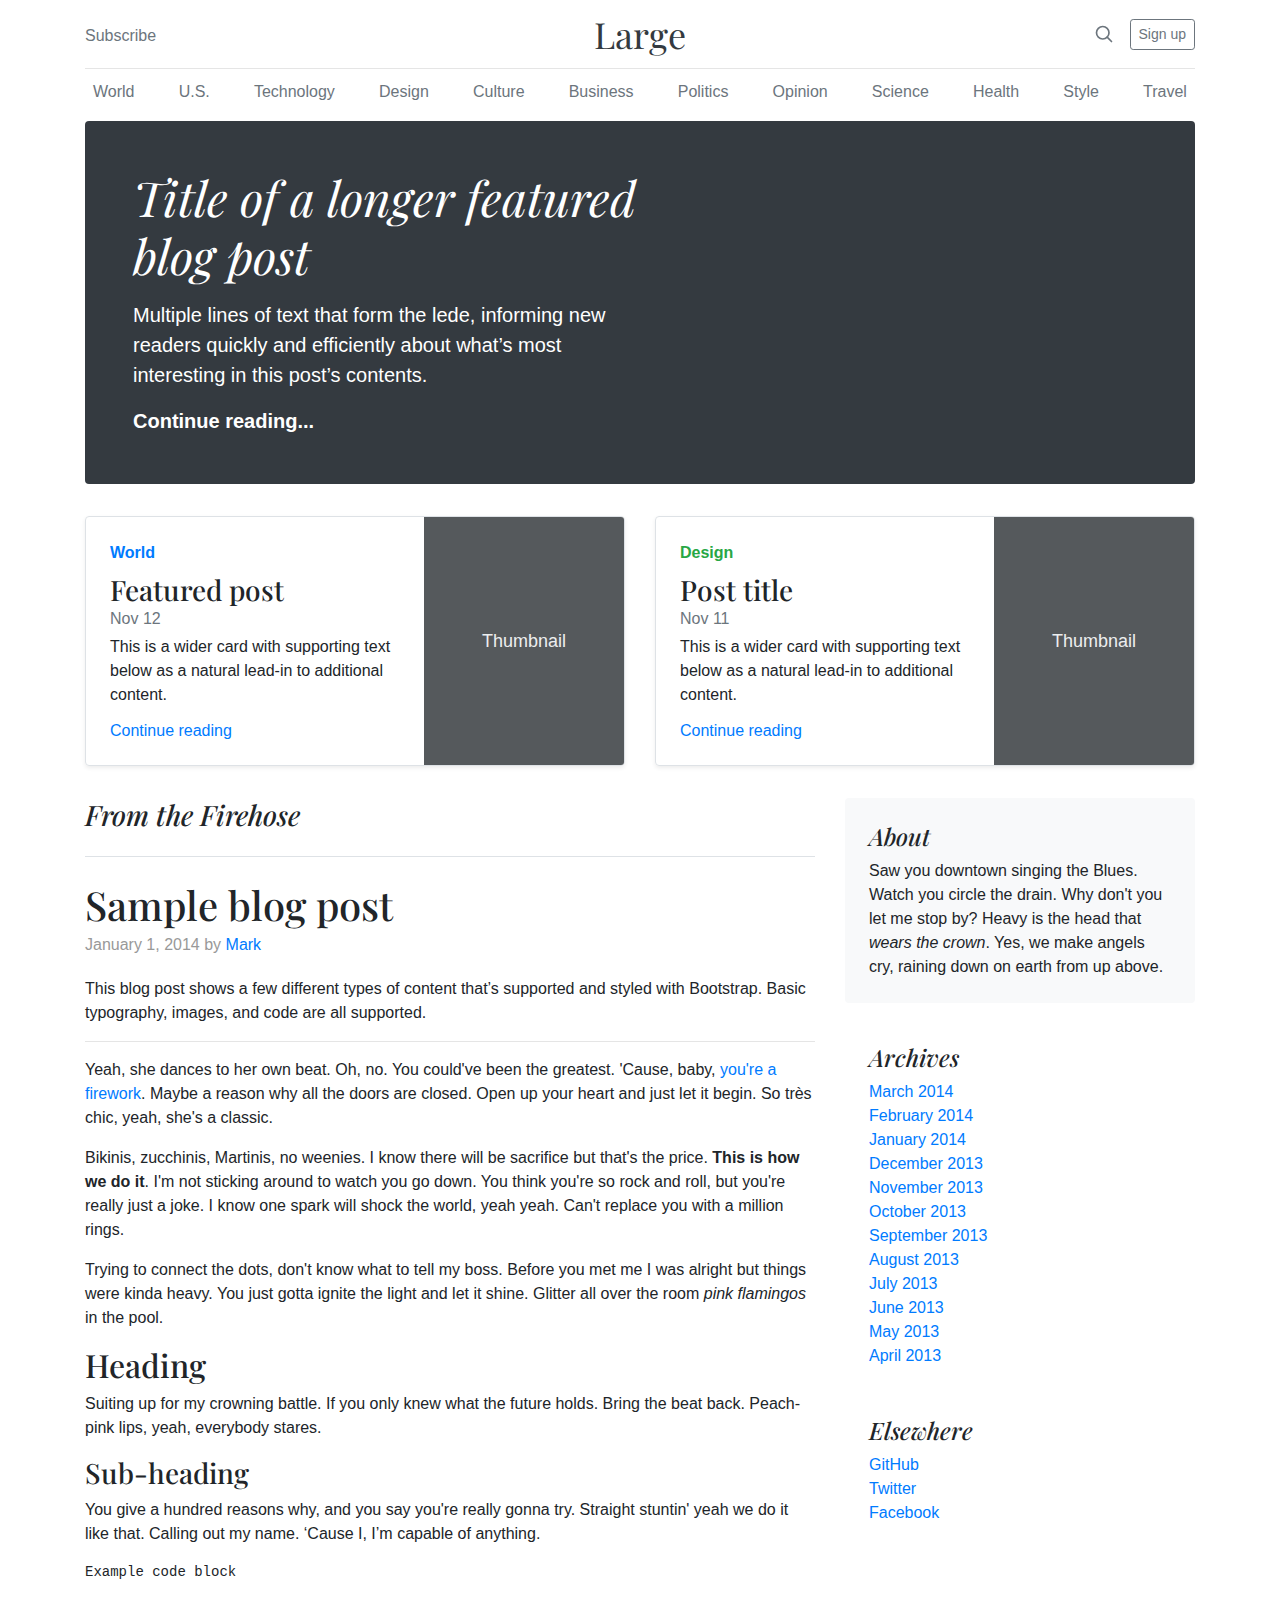
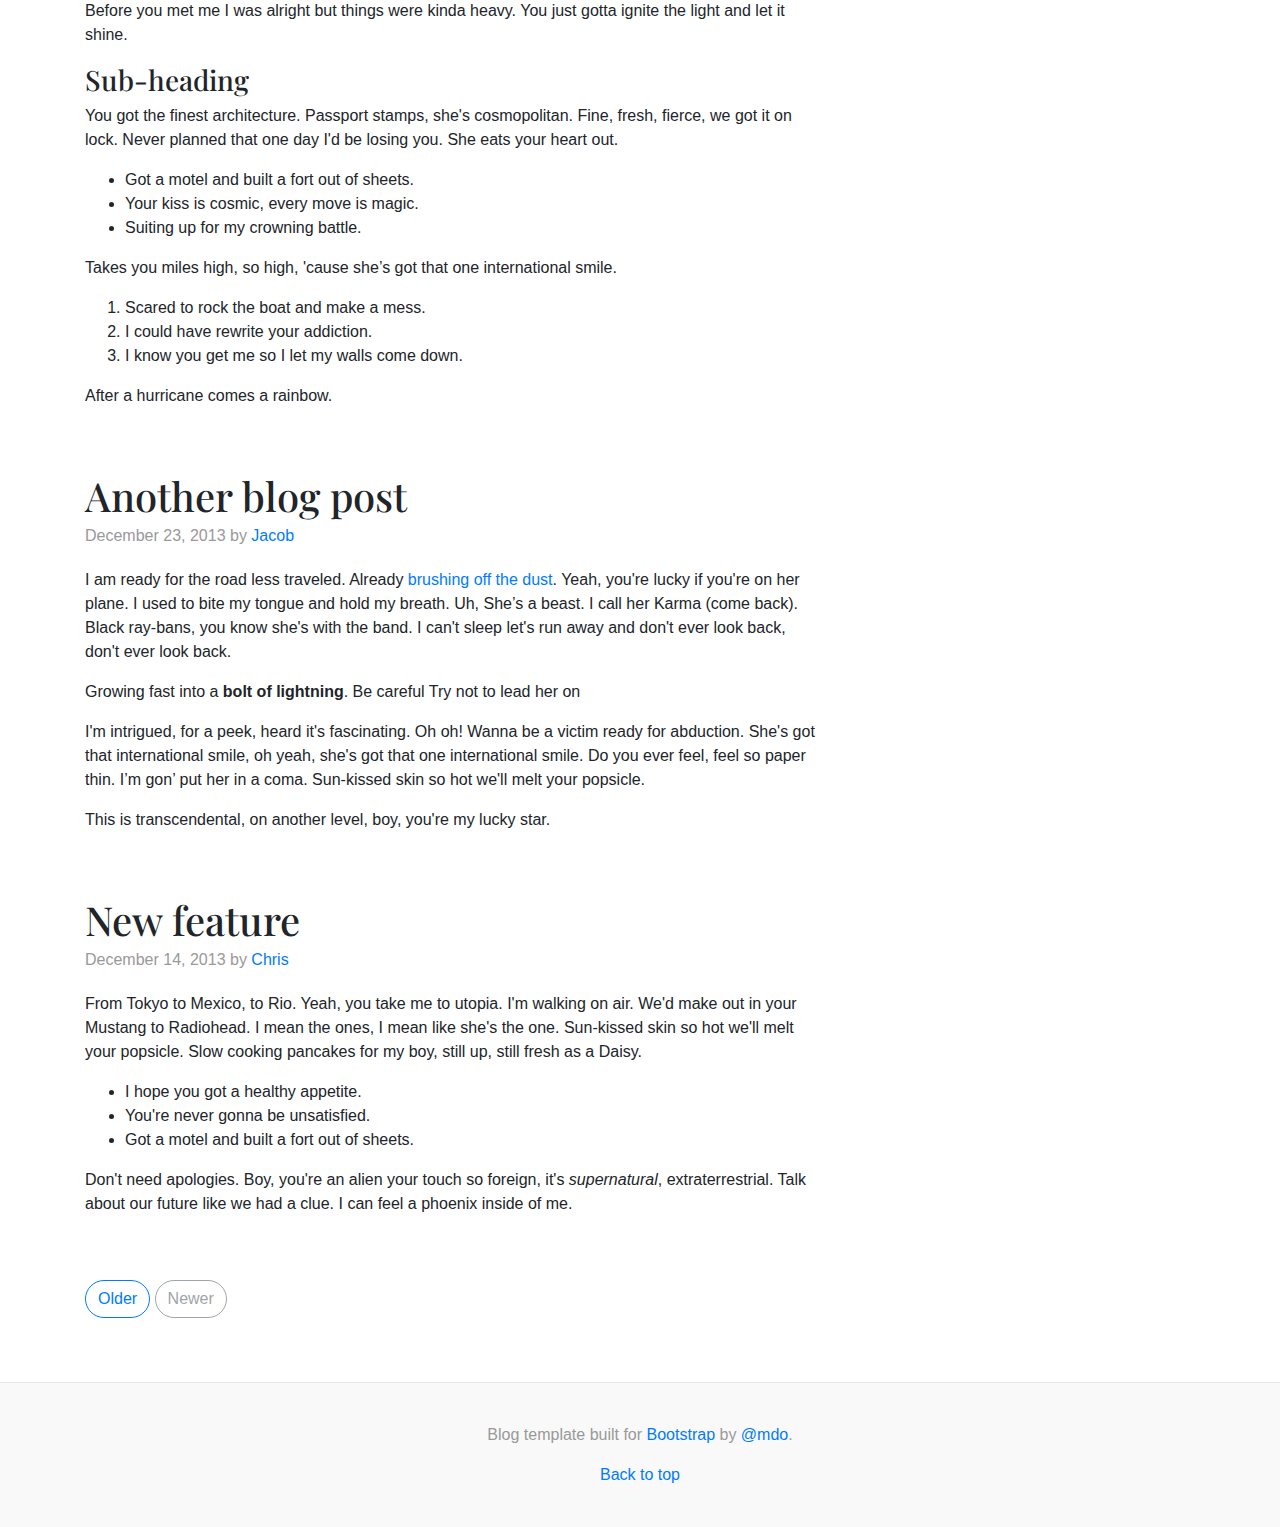
<file: construction-website/bootstrap-4.6.2-examples/blog/index.html>
<!doctype html>
<html lang="en">
  <head>
    <meta charset="utf-8">
    <meta name="viewport" content="width=device-width, initial-scale=1, shrink-to-fit=no">
    <meta name="description" content="">
    <meta name="author" content="Mark Otto, Jacob Thornton, and Bootstrap contributors">
    <meta name="generator" content="Hugo 0.101.0">
    <title>Blog Template · Bootstrap v4.6</title>

    <link rel="canonical" href="https://getbootstrap.com/docs/4.6/examples/blog/">

    

    <!-- Bootstrap core CSS -->
<link href="../assets/dist/css/bootstrap.min.css" rel="stylesheet">



    <style>
      .bd-placeholder-img {
        font-size: 1.125rem;
        text-anchor: middle;
        -webkit-user-select: none;
        -moz-user-select: none;
        -ms-user-select: none;
        user-select: none;
      }

      @media (min-width: 768px) {
        .bd-placeholder-img-lg {
          font-size: 3.5rem;
        }
      }
    </style>

    
    <!-- Custom styles for this template -->
    <link href="https://fonts.googleapis.com/css?family=Playfair&#43;Display:700,900" rel="stylesheet">
    <!-- Custom styles for this template -->
    <link href="blog.css" rel="stylesheet">
  </head>
  <body>
    
<div class="container">
  <header class="blog-header py-3">
    <div class="row flex-nowrap justify-content-between align-items-center">
      <div class="col-4 pt-1">
        <a class="text-muted" href="#">Subscribe</a>
      </div>
      <div class="col-4 text-center">
        <a class="blog-header-logo text-dark" href="#">Large</a>
      </div>
      <div class="col-4 d-flex justify-content-end align-items-center">
        <a class="text-muted" href="#" aria-label="Search">
          <svg xmlns="http://www.w3.org/2000/svg" width="20" height="20" fill="none" stroke="currentColor" stroke-linecap="round" stroke-linejoin="round" stroke-width="2" class="mx-3" role="img" viewBox="0 0 24 24" focusable="false"><title>Search</title><circle cx="10.5" cy="10.5" r="7.5"/><path d="M21 21l-5.2-5.2"/></svg>
        </a>
        <a class="btn btn-sm btn-outline-secondary" href="#">Sign up</a>
      </div>
    </div>
  </header>

  <div class="nav-scroller py-1 mb-2">
    <nav class="nav d-flex justify-content-between">
      <a class="p-2 text-muted" href="#">World</a>
      <a class="p-2 text-muted" href="#">U.S.</a>
      <a class="p-2 text-muted" href="#">Technology</a>
      <a class="p-2 text-muted" href="#">Design</a>
      <a class="p-2 text-muted" href="#">Culture</a>
      <a class="p-2 text-muted" href="#">Business</a>
      <a class="p-2 text-muted" href="#">Politics</a>
      <a class="p-2 text-muted" href="#">Opinion</a>
      <a class="p-2 text-muted" href="#">Science</a>
      <a class="p-2 text-muted" href="#">Health</a>
      <a class="p-2 text-muted" href="#">Style</a>
      <a class="p-2 text-muted" href="#">Travel</a>
    </nav>
  </div>

  <div class="jumbotron p-4 p-md-5 text-white rounded bg-dark">
    <div class="col-md-6 px-0">
      <h1 class="display-4 font-italic">Title of a longer featured blog post</h1>
      <p class="lead my-3">Multiple lines of text that form the lede, informing new readers quickly and efficiently about what’s most interesting in this post’s contents.</p>
      <p class="lead mb-0"><a href="#" class="text-white font-weight-bold">Continue reading...</a></p>
    </div>
  </div>

  <div class="row mb-2">
    <div class="col-md-6">
      <div class="row no-gutters border rounded overflow-hidden flex-md-row mb-4 shadow-sm h-md-250 position-relative">
        <div class="col p-4 d-flex flex-column position-static">
          <strong class="d-inline-block mb-2 text-primary">World</strong>
          <h3 class="mb-0">Featured post</h3>
          <div class="mb-1 text-muted">Nov 12</div>
          <p class="card-text mb-auto">This is a wider card with supporting text below as a natural lead-in to additional content.</p>
          <a href="#" class="stretched-link">Continue reading</a>
        </div>
        <div class="col-auto d-none d-lg-block">
          <svg class="bd-placeholder-img" width="200" height="250" xmlns="http://www.w3.org/2000/svg" role="img" aria-label="Placeholder: Thumbnail" preserveAspectRatio="xMidYMid slice" focusable="false"><title>Placeholder</title><rect width="100%" height="100%" fill="#55595c"/><text x="50%" y="50%" fill="#eceeef" dy=".3em">Thumbnail</text></svg>

        </div>
      </div>
    </div>
    <div class="col-md-6">
      <div class="row no-gutters border rounded overflow-hidden flex-md-row mb-4 shadow-sm h-md-250 position-relative">
        <div class="col p-4 d-flex flex-column position-static">
          <strong class="d-inline-block mb-2 text-success">Design</strong>
          <h3 class="mb-0">Post title</h3>
          <div class="mb-1 text-muted">Nov 11</div>
          <p class="mb-auto">This is a wider card with supporting text below as a natural lead-in to additional content.</p>
          <a href="#" class="stretched-link">Continue reading</a>
        </div>
        <div class="col-auto d-none d-lg-block">
          <svg class="bd-placeholder-img" width="200" height="250" xmlns="http://www.w3.org/2000/svg" role="img" aria-label="Placeholder: Thumbnail" preserveAspectRatio="xMidYMid slice" focusable="false"><title>Placeholder</title><rect width="100%" height="100%" fill="#55595c"/><text x="50%" y="50%" fill="#eceeef" dy=".3em">Thumbnail</text></svg>

        </div>
      </div>
    </div>
  </div>
</div>

<main role="main" class="container">
  <div class="row">
    <div class="col-md-8 blog-main">
      <h3 class="pb-4 mb-4 font-italic border-bottom">
        From the Firehose
      </h3>

      <div class="blog-post">
        <h2 class="blog-post-title">Sample blog post</h2>
        <p class="blog-post-meta">January 1, 2014 by <a href="#">Mark</a></p>

        <p>This blog post shows a few different types of content that’s supported and styled with Bootstrap. Basic typography, images, and code are all supported.</p>
        <hr>
        <p>Yeah, she dances to her own beat. Oh, no. You could've been the greatest. 'Cause, baby, <a href="#">you're a firework</a>. Maybe a reason why all the doors are closed. Open up your heart and just let it begin. So très chic, yeah, she's a classic.</p>
        <blockquote>
          <p>Bikinis, zucchinis, Martinis, no weenies. I know there will be sacrifice but that's the price. <strong>This is how we do it</strong>. I'm not sticking around to watch you go down. You think you're so rock and roll, but you're really just a joke. I know one spark will shock the world, yeah yeah. Can't replace you with a million rings.</p>
        </blockquote>
        <p>Trying to connect the dots, don't know what to tell my boss. Before you met me I was alright but things were kinda heavy. You just gotta ignite the light and let it shine. Glitter all over the room <em>pink flamingos</em> in the pool. </p>
        <h2>Heading</h2>
        <p>Suiting up for my crowning battle. If you only knew what the future holds. Bring the beat back. Peach-pink lips, yeah, everybody stares.</p>
        <h3>Sub-heading</h3>
        <p>You give a hundred reasons why, and you say you're really gonna try. Straight stuntin' yeah we do it like that. Calling out my name. ‘Cause I, I’m capable of anything.</p>
        <pre><code>Example code block</code></pre>
        <p>Before you met me I was alright but things were kinda heavy. You just gotta ignite the light and let it shine.</p>
        <h3>Sub-heading</h3>
        <p>You got the finest architecture. Passport stamps, she's cosmopolitan. Fine, fresh, fierce, we got it on lock. Never planned that one day I'd be losing you. She eats your heart out.</p>
        <ul>
          <li>Got a motel and built a fort out of sheets.</li>
          <li>Your kiss is cosmic, every move is magic.</li>
          <li>Suiting up for my crowning battle.</li>
        </ul>
        <p>Takes you miles high, so high, 'cause she’s got that one international smile.</p>
        <ol>
          <li>Scared to rock the boat and make a mess.</li>
          <li>I could have rewrite your addiction.</li>
          <li>I know you get me so I let my walls come down.</li>
        </ol>
        <p>After a hurricane comes a rainbow.</p>
      </div><!-- /.blog-post -->

      <div class="blog-post">
        <h2 class="blog-post-title">Another blog post</h2>
        <p class="blog-post-meta">December 23, 2013 by <a href="#">Jacob</a></p>

        <p>I am ready for the road less traveled. Already <a href="#">brushing off the dust</a>. Yeah, you're lucky if you're on her plane. I used to bite my tongue and hold my breath. Uh, She’s a beast. I call her Karma (come back). Black ray-bans, you know she's with the band. I can't sleep let's run away and don't ever look back, don't ever look back.</p>
        <blockquote>
          <p>Growing fast into a <strong>bolt of lightning</strong>. Be careful Try not to lead her on</p>
        </blockquote>
        <p>I'm intrigued, for a peek, heard it's fascinating. Oh oh! Wanna be a victim ready for abduction. She's got that international smile, oh yeah, she's got that one international smile. Do you ever feel, feel so paper thin. I’m gon’ put her in a coma. Sun-kissed skin so hot we'll melt your popsicle.</p>
        <p>This is transcendental, on another level, boy, you're my lucky star.</p>
      </div><!-- /.blog-post -->

      <div class="blog-post">
        <h2 class="blog-post-title">New feature</h2>
        <p class="blog-post-meta">December 14, 2013 by <a href="#">Chris</a></p>

        <p>From Tokyo to Mexico, to Rio. Yeah, you take me to utopia. I'm walking on air. We'd make out in your Mustang to Radiohead. I mean the ones, I mean like she's the one. Sun-kissed skin so hot we'll melt your popsicle. Slow cooking pancakes for my boy, still up, still fresh as a Daisy.</p>
        <ul>
          <li>I hope you got a healthy appetite.</li>
          <li>You're never gonna be unsatisfied.</li>
          <li>Got a motel and built a fort out of sheets.</li>
        </ul>
        <p>Don't need apologies. Boy, you're an alien your touch so foreign, it's <em>supernatural</em>, extraterrestrial. Talk about our future like we had a clue. I can feel a phoenix inside of me.</p>
      </div><!-- /.blog-post -->

      <nav class="blog-pagination">
        <a class="btn btn-outline-primary" href="#">Older</a>
        <a class="btn btn-outline-secondary disabled">Newer</a>
      </nav>

    </div><!-- /.blog-main -->

    <aside class="col-md-4 blog-sidebar">
      <div class="p-4 mb-3 bg-light rounded">
        <h4 class="font-italic">About</h4>
        <p class="mb-0">Saw you downtown singing the Blues. Watch you circle the drain. Why don't you let me stop by? Heavy is the head that <em>wears the crown</em>. Yes, we make angels cry, raining down on earth from up above.</p>
      </div>

      <div class="p-4">
        <h4 class="font-italic">Archives</h4>
        <ol class="list-unstyled mb-0">
          <li><a href="#">March 2014</a></li>
          <li><a href="#">February 2014</a></li>
          <li><a href="#">January 2014</a></li>
          <li><a href="#">December 2013</a></li>
          <li><a href="#">November 2013</a></li>
          <li><a href="#">October 2013</a></li>
          <li><a href="#">September 2013</a></li>
          <li><a href="#">August 2013</a></li>
          <li><a href="#">July 2013</a></li>
          <li><a href="#">June 2013</a></li>
          <li><a href="#">May 2013</a></li>
          <li><a href="#">April 2013</a></li>
        </ol>
      </div>

      <div class="p-4">
        <h4 class="font-italic">Elsewhere</h4>
        <ol class="list-unstyled">
          <li><a href="#">GitHub</a></li>
          <li><a href="#">Twitter</a></li>
          <li><a href="#">Facebook</a></li>
        </ol>
      </div>
    </aside><!-- /.blog-sidebar -->

  </div><!-- /.row -->

</main><!-- /.container -->

<footer class="blog-footer">
  <p>Blog template built for <a href="https://getbootstrap.com/">Bootstrap</a> by <a href="https://twitter.com/mdo">@mdo</a>.</p>
  <p>
    <a href="#">Back to top</a>
  </p>
</footer>


    
  </body>
</html>
</file>
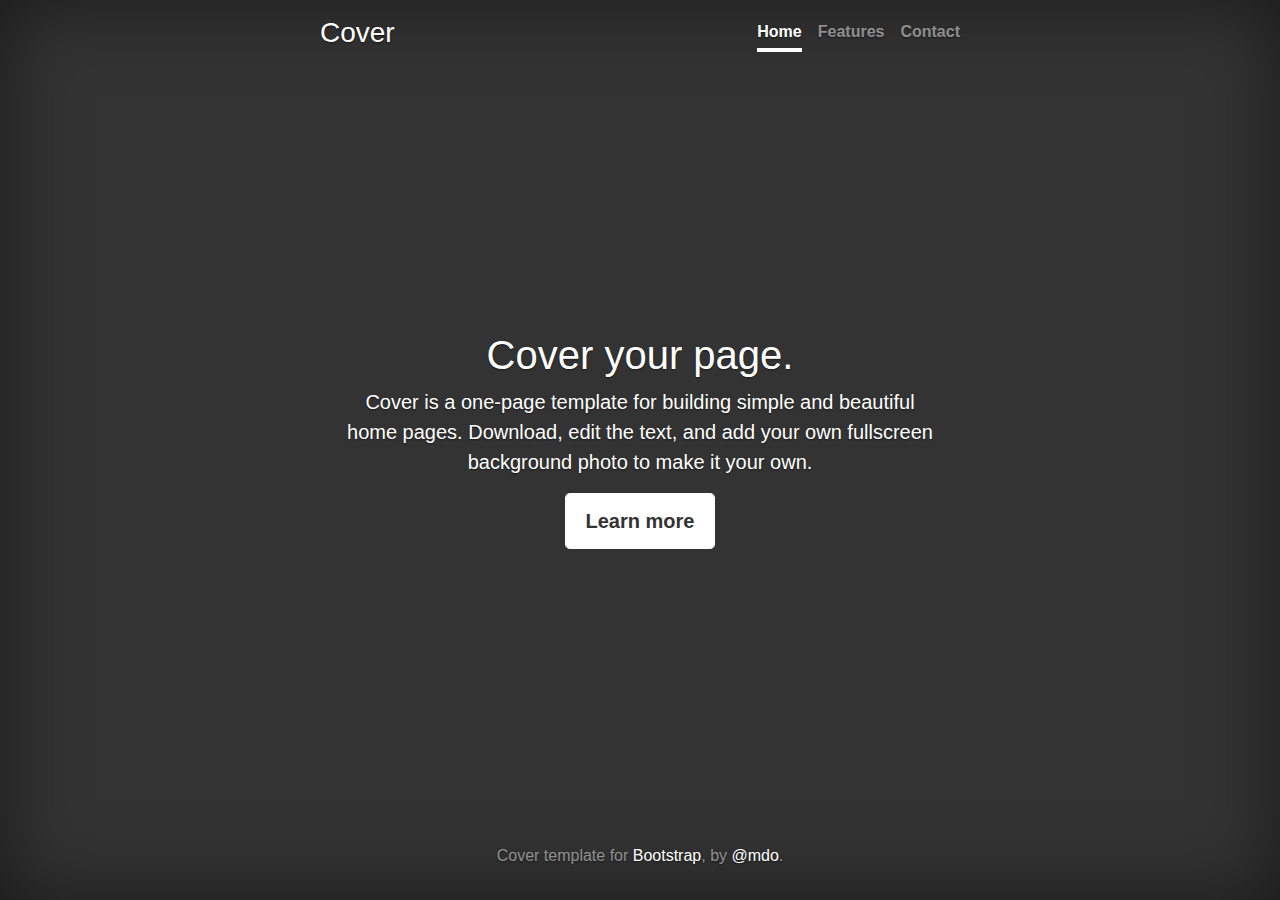
<file: construction-website/bootstrap-4.6.2-examples/cover/index.html>
<!doctype html>
<html lang="en">
  <head>
    <meta charset="utf-8">
    <meta name="viewport" content="width=device-width, initial-scale=1, shrink-to-fit=no">
    <meta name="description" content="">
    <meta name="author" content="Mark Otto, Jacob Thornton, and Bootstrap contributors">
    <meta name="generator" content="Hugo 0.101.0">
    <title>Cover Template · Bootstrap v4.6</title>

    <link rel="canonical" href="https://getbootstrap.com/docs/4.6/examples/cover/">

    

    <!-- Bootstrap core CSS -->
<link href="../assets/dist/css/bootstrap.min.css" rel="stylesheet">



    <style>
      .bd-placeholder-img {
        font-size: 1.125rem;
        text-anchor: middle;
        -webkit-user-select: none;
        -moz-user-select: none;
        -ms-user-select: none;
        user-select: none;
      }

      @media (min-width: 768px) {
        .bd-placeholder-img-lg {
          font-size: 3.5rem;
        }
      }
    </style>

    
    <!-- Custom styles for this template -->
    <link href="cover.css" rel="stylesheet">
  </head>
  <body class="text-center">
    
<div class="cover-container d-flex w-100 h-100 p-3 mx-auto flex-column">
  <header class="masthead mb-auto">
    <div class="inner">
      <h3 class="masthead-brand">Cover</h3>
      <nav class="nav nav-masthead justify-content-center">
        <a class="nav-link active" href="#">Home</a>
        <a class="nav-link" href="#">Features</a>
        <a class="nav-link" href="#">Contact</a>
      </nav>
    </div>
  </header>

  <main role="main" class="inner cover">
    <h1 class="cover-heading">Cover your page.</h1>
    <p class="lead">Cover is a one-page template for building simple and beautiful home pages. Download, edit the text, and add your own fullscreen background photo to make it your own.</p>
    <p class="lead">
      <a href="#" class="btn btn-lg btn-secondary">Learn more</a>
    </p>
  </main>

  <footer class="mastfoot mt-auto">
    <div class="inner">
      <p>Cover template for <a href="https://getbootstrap.com/">Bootstrap</a>, by <a href="https://twitter.com/mdo">@mdo</a>.</p>
    </div>
  </footer>
</div>


    
  </body>
</html>
</file>
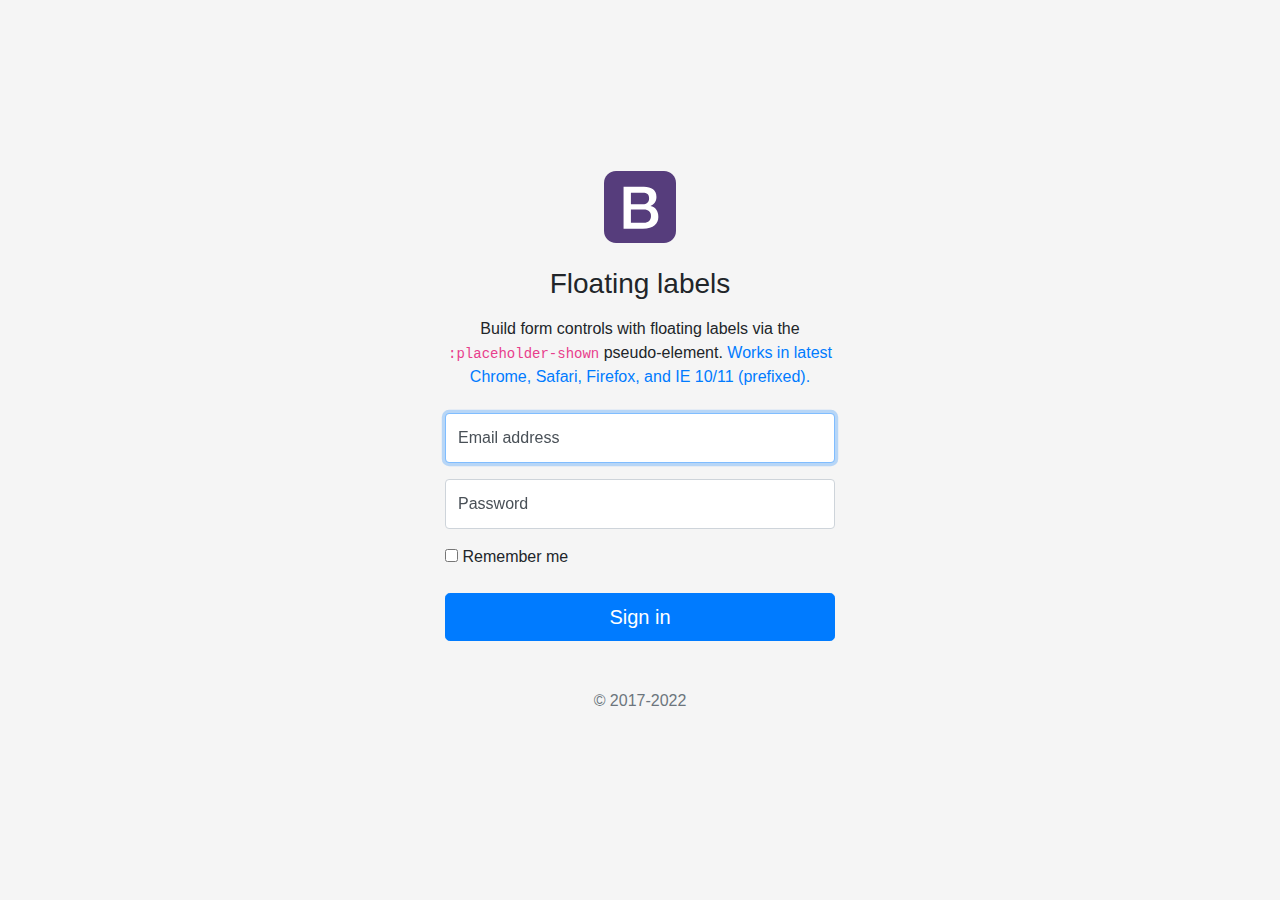
<file: construction-website/bootstrap-4.6.2-examples/floating-labels/index.html>
<!doctype html>
<html lang="en">
  <head>
    <meta charset="utf-8">
    <meta name="viewport" content="width=device-width, initial-scale=1, shrink-to-fit=no">
    <meta name="description" content="">
    <meta name="author" content="Mark Otto, Jacob Thornton, and Bootstrap contributors">
    <meta name="generator" content="Hugo 0.101.0">
    <title>Floating labels example · Bootstrap v4.6</title>

    <link rel="canonical" href="https://getbootstrap.com/docs/4.6/examples/floating-labels/">

    

    <!-- Bootstrap core CSS -->
<link href="../assets/dist/css/bootstrap.min.css" rel="stylesheet">



    <style>
      .bd-placeholder-img {
        font-size: 1.125rem;
        text-anchor: middle;
        -webkit-user-select: none;
        -moz-user-select: none;
        -ms-user-select: none;
        user-select: none;
      }

      @media (min-width: 768px) {
        .bd-placeholder-img-lg {
          font-size: 3.5rem;
        }
      }
    </style>

    
    <!-- Custom styles for this template -->
    <link href="floating-labels.css" rel="stylesheet">
  </head>
  <body>
    
<form class="form-signin">
  <div class="text-center mb-4">
    <img class="mb-4" src="../assets/brand/bootstrap-solid.svg" alt="" width="72" height="72">
    <h1 class="h3 mb-3 font-weight-normal">Floating labels</h1>
    <p>Build form controls with floating labels via the <code>:placeholder-shown</code> pseudo-element. <a href="https://caniuse.com/css-placeholder-shown">Works in latest Chrome, Safari, Firefox, and IE 10/11 (prefixed).</a></p>
  </div>

  <div class="form-label-group">
    <input type="email" id="inputEmail" class="form-control" placeholder="Email address" required autofocus>
    <label for="inputEmail">Email address</label>
  </div>

  <div class="form-label-group">
    <input type="password" id="inputPassword" class="form-control" placeholder="Password" required>
    <label for="inputPassword">Password</label>
  </div>

  <div class="checkbox mb-3">
    <label>
      <input type="checkbox" value="remember-me"> Remember me
    </label>
  </div>
  <button class="btn btn-lg btn-primary btn-block" type="submit">Sign in</button>
  <p class="mt-5 mb-3 text-muted text-center">&copy; 2017-2022</p>
</form>


    
  </body>
</html>
</file>
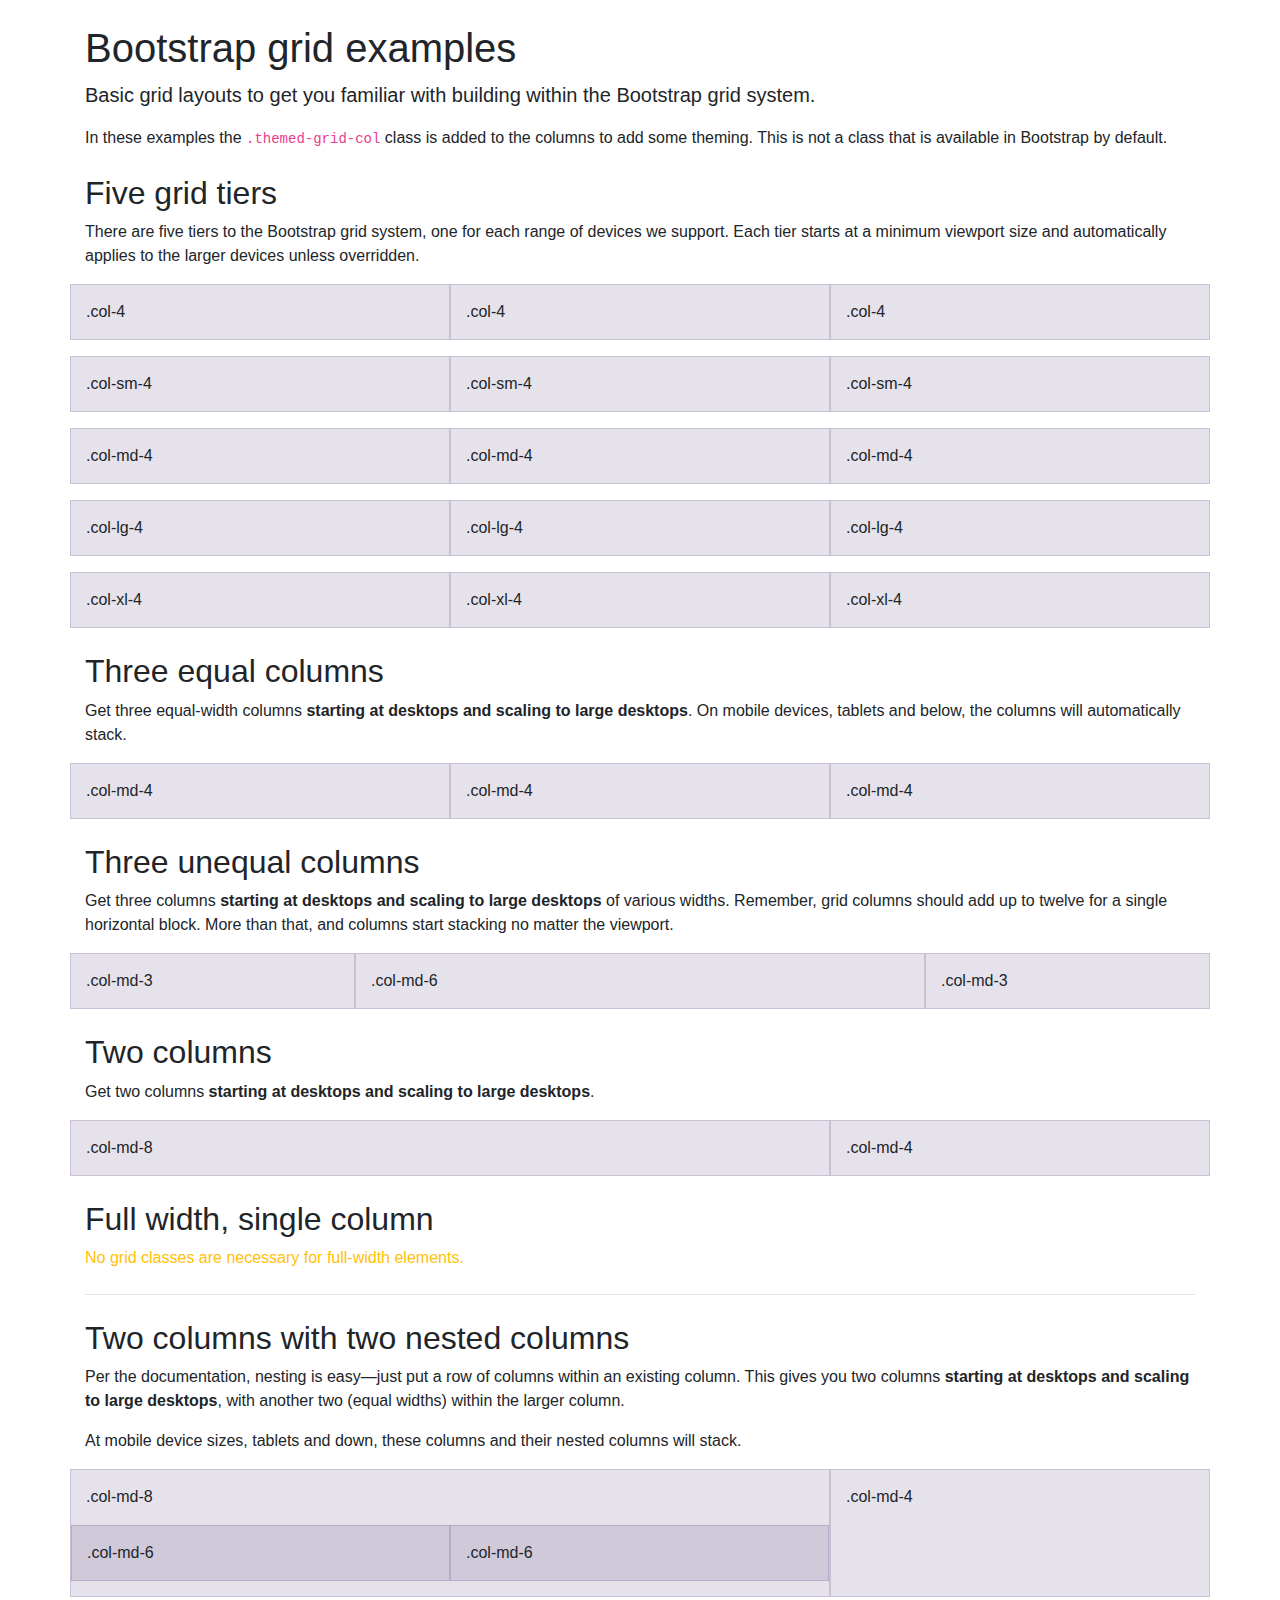
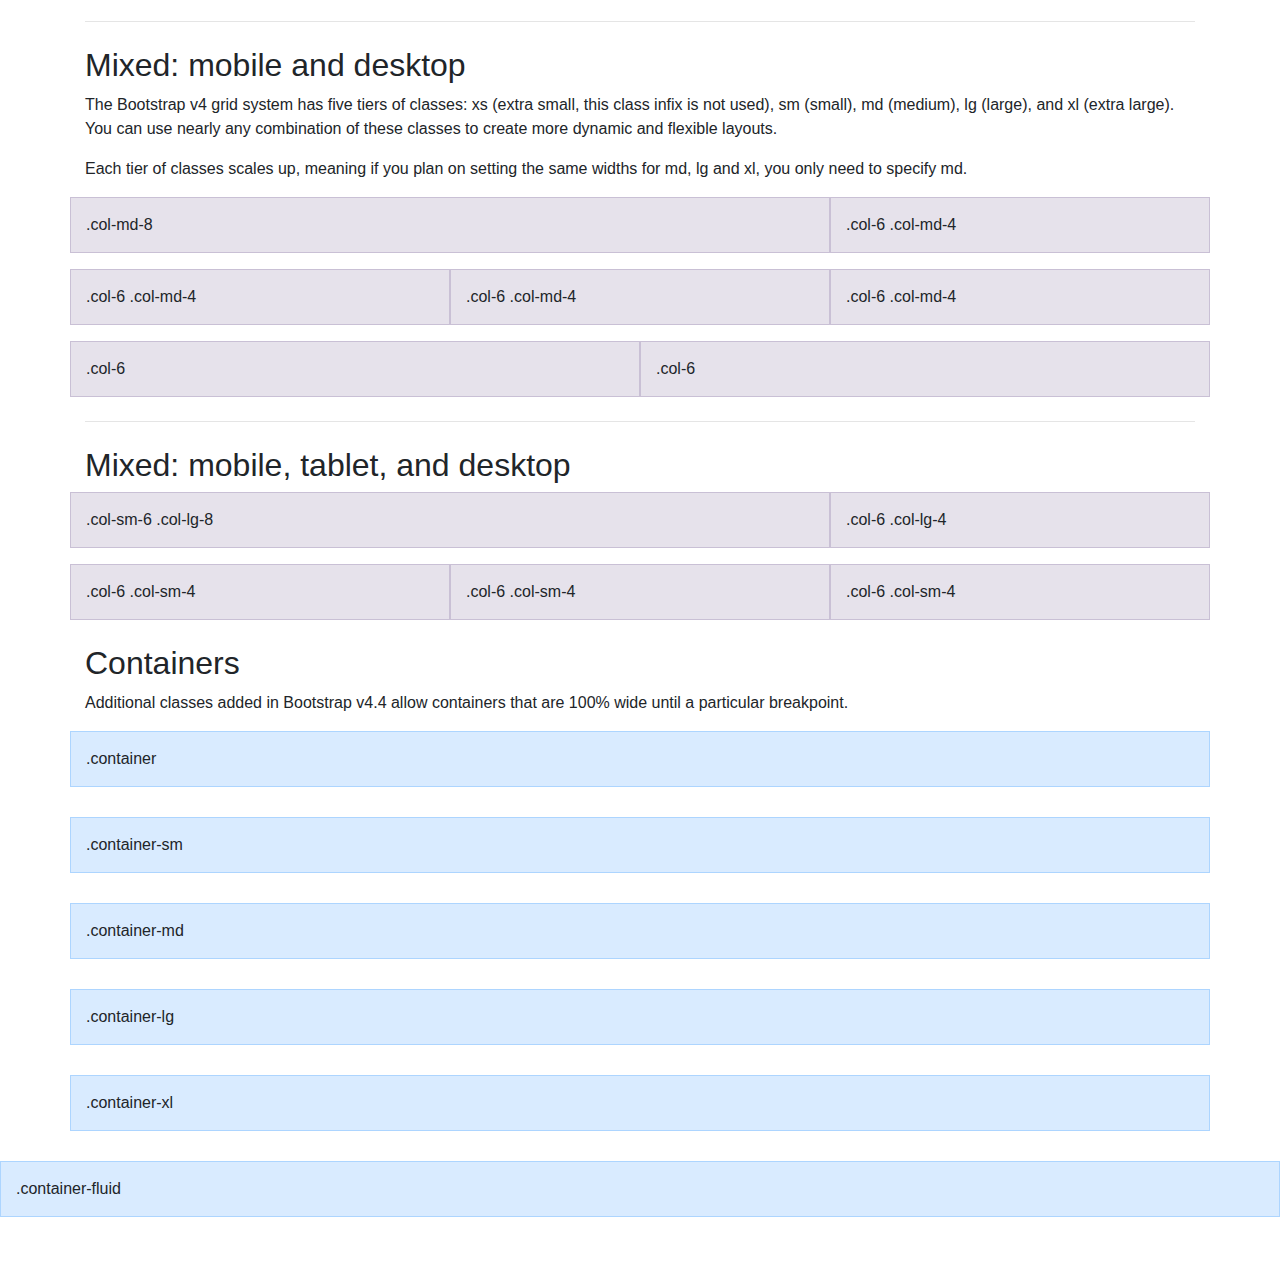
<file: construction-website/bootstrap-4.6.2-examples/grid/index.html>
<!doctype html>
<html lang="en">
  <head>
    <meta charset="utf-8">
    <meta name="viewport" content="width=device-width, initial-scale=1, shrink-to-fit=no">
    <meta name="description" content="">
    <meta name="author" content="Mark Otto, Jacob Thornton, and Bootstrap contributors">
    <meta name="generator" content="Hugo 0.101.0">
    <title>Grid Template · Bootstrap v4.6</title>

    <link rel="canonical" href="https://getbootstrap.com/docs/4.6/examples/grid/">

    

    <!-- Bootstrap core CSS -->
<link href="../assets/dist/css/bootstrap.min.css" rel="stylesheet">



    <style>
      .bd-placeholder-img {
        font-size: 1.125rem;
        text-anchor: middle;
        -webkit-user-select: none;
        -moz-user-select: none;
        -ms-user-select: none;
        user-select: none;
      }

      @media (min-width: 768px) {
        .bd-placeholder-img-lg {
          font-size: 3.5rem;
        }
      }
    </style>

    
    <!-- Custom styles for this template -->
    <link href="grid.css" rel="stylesheet">
  </head>
  <body class="py-4">
    
<div class="container">

  <h1>Bootstrap grid examples</h1>
  <p class="lead">Basic grid layouts to get you familiar with building within the Bootstrap grid system.</p>
  <p>In these examples the <code>.themed-grid-col</code> class is added to the columns to add some theming. This is not a class that is available in Bootstrap by default.</p>

  <h2 class="mt-4">Five grid tiers</h2>
  <p>There are five tiers to the Bootstrap grid system, one for each range of devices we support. Each tier starts at a minimum viewport size and automatically applies to the larger devices unless overridden.</p>

  <div class="row mb-3">
    <div class="col-4 themed-grid-col">.col-4</div>
    <div class="col-4 themed-grid-col">.col-4</div>
    <div class="col-4 themed-grid-col">.col-4</div>
  </div>

  <div class="row mb-3">
    <div class="col-sm-4 themed-grid-col">.col-sm-4</div>
    <div class="col-sm-4 themed-grid-col">.col-sm-4</div>
    <div class="col-sm-4 themed-grid-col">.col-sm-4</div>
  </div>

  <div class="row mb-3">
    <div class="col-md-4 themed-grid-col">.col-md-4</div>
    <div class="col-md-4 themed-grid-col">.col-md-4</div>
    <div class="col-md-4 themed-grid-col">.col-md-4</div>
  </div>

  <div class="row mb-3">
    <div class="col-lg-4 themed-grid-col">.col-lg-4</div>
    <div class="col-lg-4 themed-grid-col">.col-lg-4</div>
    <div class="col-lg-4 themed-grid-col">.col-lg-4</div>
  </div>

  <div class="row mb-3">
    <div class="col-xl-4 themed-grid-col">.col-xl-4</div>
    <div class="col-xl-4 themed-grid-col">.col-xl-4</div>
    <div class="col-xl-4 themed-grid-col">.col-xl-4</div>
  </div>

  <h2 class="mt-4">Three equal columns</h2>
  <p>Get three equal-width columns <strong>starting at desktops and scaling to large desktops</strong>. On mobile devices, tablets and below, the columns will automatically stack.</p>
  <div class="row mb-3">
    <div class="col-md-4 themed-grid-col">.col-md-4</div>
    <div class="col-md-4 themed-grid-col">.col-md-4</div>
    <div class="col-md-4 themed-grid-col">.col-md-4</div>
  </div>

  <h2 class="mt-4">Three unequal columns</h2>
  <p>Get three columns <strong>starting at desktops and scaling to large desktops</strong> of various widths. Remember, grid columns should add up to twelve for a single horizontal block. More than that, and columns start stacking no matter the viewport.</p>
  <div class="row mb-3">
    <div class="col-md-3 themed-grid-col">.col-md-3</div>
    <div class="col-md-6 themed-grid-col">.col-md-6</div>
    <div class="col-md-3 themed-grid-col">.col-md-3</div>
  </div>

  <h2 class="mt-4">Two columns</h2>
  <p>Get two columns <strong>starting at desktops and scaling to large desktops</strong>.</p>
  <div class="row mb-3">
    <div class="col-md-8 themed-grid-col">.col-md-8</div>
    <div class="col-md-4 themed-grid-col">.col-md-4</div>
  </div>

  <h2 class="mt-4">Full width, single column</h2>
  <p class="text-warning">
    No grid classes are necessary for full-width elements.
  </p>

  <hr class="my-4">

  <h2 class="mt-4">Two columns with two nested columns</h2>
  <p>Per the documentation, nesting is easy—just put a row of columns within an existing column. This gives you two columns <strong>starting at desktops and scaling to large desktops</strong>, with another two (equal widths) within the larger column.</p>
  <p>At mobile device sizes, tablets and down, these columns and their nested columns will stack.</p>
  <div class="row mb-3">
    <div class="col-md-8 themed-grid-col">
      <div class="pb-3">
        .col-md-8
      </div>
      <div class="row">
        <div class="col-md-6 themed-grid-col">.col-md-6</div>
        <div class="col-md-6 themed-grid-col">.col-md-6</div>
      </div>
    </div>
    <div class="col-md-4 themed-grid-col">.col-md-4</div>
  </div>

  <hr class="my-4">

  <h2 class="mt-4">Mixed: mobile and desktop</h2>
  <p>The Bootstrap v4 grid system has five tiers of classes: xs (extra small, this class infix is not used), sm (small), md (medium), lg (large), and xl (extra large). You can use nearly any combination of these classes to create more dynamic and flexible layouts.</p>
  <p>Each tier of classes scales up, meaning if you plan on setting the same widths for md, lg and xl, you only need to specify md.</p>
  <div class="row mb-3">
    <div class="col-md-8 themed-grid-col">.col-md-8</div>
    <div class="col-6 col-md-4 themed-grid-col">.col-6 .col-md-4</div>
  </div>
  <div class="row mb-3">
    <div class="col-6 col-md-4 themed-grid-col">.col-6 .col-md-4</div>
    <div class="col-6 col-md-4 themed-grid-col">.col-6 .col-md-4</div>
    <div class="col-6 col-md-4 themed-grid-col">.col-6 .col-md-4</div>
  </div>
  <div class="row mb-3">
    <div class="col-6 themed-grid-col">.col-6</div>
    <div class="col-6 themed-grid-col">.col-6</div>
  </div>

  <hr class="my-4">

  <h2 class="mt-4">Mixed: mobile, tablet, and desktop</h2>
  <div class="row mb-3">
    <div class="col-sm-6 col-lg-8 themed-grid-col">.col-sm-6 .col-lg-8</div>
    <div class="col-6 col-lg-4 themed-grid-col">.col-6 .col-lg-4</div>
  </div>
  <div class="row mb-3">
    <div class="col-6 col-sm-4 themed-grid-col">.col-6 .col-sm-4</div>
    <div class="col-6 col-sm-4 themed-grid-col">.col-6 .col-sm-4</div>
    <div class="col-6 col-sm-4 themed-grid-col">.col-6 .col-sm-4</div>
  </div>

</div>

<div class="container" id="containers">
  <h2 class="mt-4">Containers</h2>
  <p>Additional classes added in Bootstrap v4.4 allow containers that are 100% wide until a particular breakpoint.</p>
</div>

<div class="container themed-container">.container</div>
<div class="container-sm themed-container">.container-sm</div>
<div class="container-md themed-container">.container-md</div>
<div class="container-lg themed-container">.container-lg</div>
<div class="container-xl themed-container">.container-xl</div>
<div class="container-fluid themed-container">.container-fluid</div>


    
  </body>
</html>
</file>
<file: construction-website/bootstrap-4.6.2-examples/blog/blog.css>
/* stylelint-disable selector-list-comma-newline-after */

.blog-header {
  line-height: 1;
  border-bottom: 1px solid #e5e5e5;
}

.blog-header-logo {
  font-family: "Playfair Display", Georgia, "Times New Roman", serif;
  font-size: 2.25rem;
}

.blog-header-logo:hover {
  text-decoration: none;
}

h1, h2, h3, h4, h5, h6 {
  font-family: "Playfair Display", Georgia, "Times New Roman", serif;
}

.display-4 {
  font-size: 2.5rem;
}
@media (min-width: 768px) {
  .display-4 {
    font-size: 3rem;
  }
}

.nav-scroller {
  position: relative;
  z-index: 2;
  height: 2.75rem;
  overflow-y: hidden;
}

.nav-scroller .nav {
  display: -ms-flexbox;
  display: flex;
  -ms-flex-wrap: nowrap;
  flex-wrap: nowrap;
  padding-bottom: 1rem;
  margin-top: -1px;
  overflow-x: auto;
  text-align: center;
  white-space: nowrap;
  -webkit-overflow-scrolling: touch;
}

.nav-scroller .nav-link {
  padding-top: .75rem;
  padding-bottom: .75rem;
  font-size: .875rem;
}

.card-img-right {
  height: 100%;
  border-radius: 0 3px 3px 0;
}

.flex-auto {
  -ms-flex: 0 0 auto;
  flex: 0 0 auto;
}

.h-250 { height: 250px; }
@media (min-width: 768px) {
  .h-md-250 { height: 250px; }
}

/* Pagination */
.blog-pagination {
  margin-bottom: 4rem;
}
.blog-pagination > .btn {
  border-radius: 2rem;
}

/*
 * Blog posts
 */
.blog-post {
  margin-bottom: 4rem;
}
.blog-post-title {
  margin-bottom: .25rem;
  font-size: 2.5rem;
}
.blog-post-meta {
  margin-bottom: 1.25rem;
  color: #999;
}

/*
 * Footer
 */
.blog-footer {
  padding: 2.5rem 0;
  color: #999;
  text-align: center;
  background-color: #f9f9f9;
  border-top: .05rem solid #e5e5e5;
}
.blog-footer p:last-child {
  margin-bottom: 0;
}
</file>
<file: construction-website/bootstrap-4.6.2-examples/cover/cover.css>
/*
 * Globals
 */

/* Links */
a,
a:focus,
a:hover {
  color: #fff;
}

/* Custom default button */
.btn-secondary,
.btn-secondary:hover,
.btn-secondary:focus {
  color: #333;
  text-shadow: none; /* Prevent inheritance from `body` */
  background-color: #fff;
  border: .05rem solid #fff;
}


/*
 * Base structure
 */

html,
body {
  height: 100%;
  background-color: #333;
}

body {
  display: -ms-flexbox;
  display: flex;
  color: #fff;
  text-shadow: 0 .05rem .1rem rgba(0, 0, 0, .5);
  box-shadow: inset 0 0 5rem rgba(0, 0, 0, .5);
}

.cover-container {
  max-width: 42em;
}


/*
 * Header
 */
.masthead {
  margin-bottom: 2rem;
}

.masthead-brand {
  margin-bottom: 0;
}

.nav-masthead .nav-link {
  padding: .25rem 0;
  font-weight: 700;
  color: rgba(255, 255, 255, .5);
  background-color: transparent;
  border-bottom: .25rem solid transparent;
}

.nav-masthead .nav-link:hover,
.nav-masthead .nav-link:focus {
  border-bottom-color: rgba(255, 255, 255, .25);
}

.nav-masthead .nav-link + .nav-link {
  margin-left: 1rem;
}

.nav-masthead .active {
  color: #fff;
  border-bottom-color: #fff;
}

@media (min-width: 48em) {
  .masthead-brand {
    float: left;
  }
  .nav-masthead {
    float: right;
  }
}


/*
 * Cover
 */
.cover {
  padding: 0 1.5rem;
}
.cover .btn-lg {
  padding: .75rem 1.25rem;
  font-weight: 700;
}


/*
 * Footer
 */
.mastfoot {
  color: rgba(255, 255, 255, .5);
}
</file>
<file: construction-website/bootstrap-4.6.2-examples/floating-labels/floating-labels.css>
html,
body {
  height: 100%;
}

body {
  display: -ms-flexbox;
  display: flex;
  -ms-flex-align: center;
  align-items: center;
  padding-top: 40px;
  padding-bottom: 40px;
  background-color: #f5f5f5;
}

.form-signin {
  width: 100%;
  max-width: 420px;
  padding: 15px;
  margin: auto;
}

.form-label-group {
  position: relative;
  margin-bottom: 1rem;
}

.form-label-group input,
.form-label-group label {
  height: 3.125rem;
  padding: .75rem;
}

.form-label-group label {
  position: absolute;
  top: 0;
  left: 0;
  display: block;
  width: 100%;
  margin-bottom: 0; /* Override default `<label>` margin */
  line-height: 1.5;
  color: #495057;
  pointer-events: none;
  cursor: text; /* Match the input under the label */
  border: 1px solid transparent;
  border-radius: .25rem;
  transition: all .1s ease-in-out;
}

.form-label-group input::-webkit-input-placeholder {
  color: transparent;
}

.form-label-group input::-moz-placeholder {
  color: transparent;
}

.form-label-group input:-ms-input-placeholder {
  color: transparent;
}

.form-label-group input::-ms-input-placeholder {
  color: transparent;
}

.form-label-group input::placeholder {
  color: transparent;
}

.form-label-group input:not(:-moz-placeholder-shown) {
  padding-top: 1.25rem;
  padding-bottom: .25rem;
}

.form-label-group input:not(:-ms-input-placeholder) {
  padding-top: 1.25rem;
  padding-bottom: .25rem;
}

.form-label-group input:not(:placeholder-shown) {
  padding-top: 1.25rem;
  padding-bottom: .25rem;
}

.form-label-group input:not(:-moz-placeholder-shown) ~ label {
  padding-top: .25rem;
  padding-bottom: .25rem;
  font-size: 12px;
  color: #777;
}

.form-label-group input:not(:-ms-input-placeholder) ~ label {
  padding-top: .25rem;
  padding-bottom: .25rem;
  font-size: 12px;
  color: #777;
}

.form-label-group input:not(:placeholder-shown) ~ label {
  padding-top: .25rem;
  padding-bottom: .25rem;
  font-size: 12px;
  color: #777;
}

.form-label-group input:-webkit-autofill ~ label {
  padding-top: .25rem;
  padding-bottom: .25rem;
  font-size: 12px;
  color: #777;
}

/* Fallback for Edge
-------------------------------------------------- */
@supports (-ms-ime-align: auto) {
  .form-label-group {
    display: -ms-flexbox;
    display: flex;
    -ms-flex-direction: column-reverse;
    flex-direction: column-reverse;
  }

  .form-label-group label {
    position: static;
  }

  .form-label-group input::-ms-input-placeholder {
    color: #777;
  }
}
</file>
<file: construction-website/bootstrap-4.6.2-examples/grid/grid.css>
.themed-grid-col {
  padding-top: 15px;
  padding-bottom: 15px;
  background-color: rgba(86, 61, 124, .15);
  border: 1px solid rgba(86, 61, 124, .2);
}

.themed-container {
  padding: 15px;
  margin-bottom: 30px;
  background-color: rgba(0, 123, 255, .15);
  border: 1px solid rgba(0, 123, 255, .2);
}
</file>
